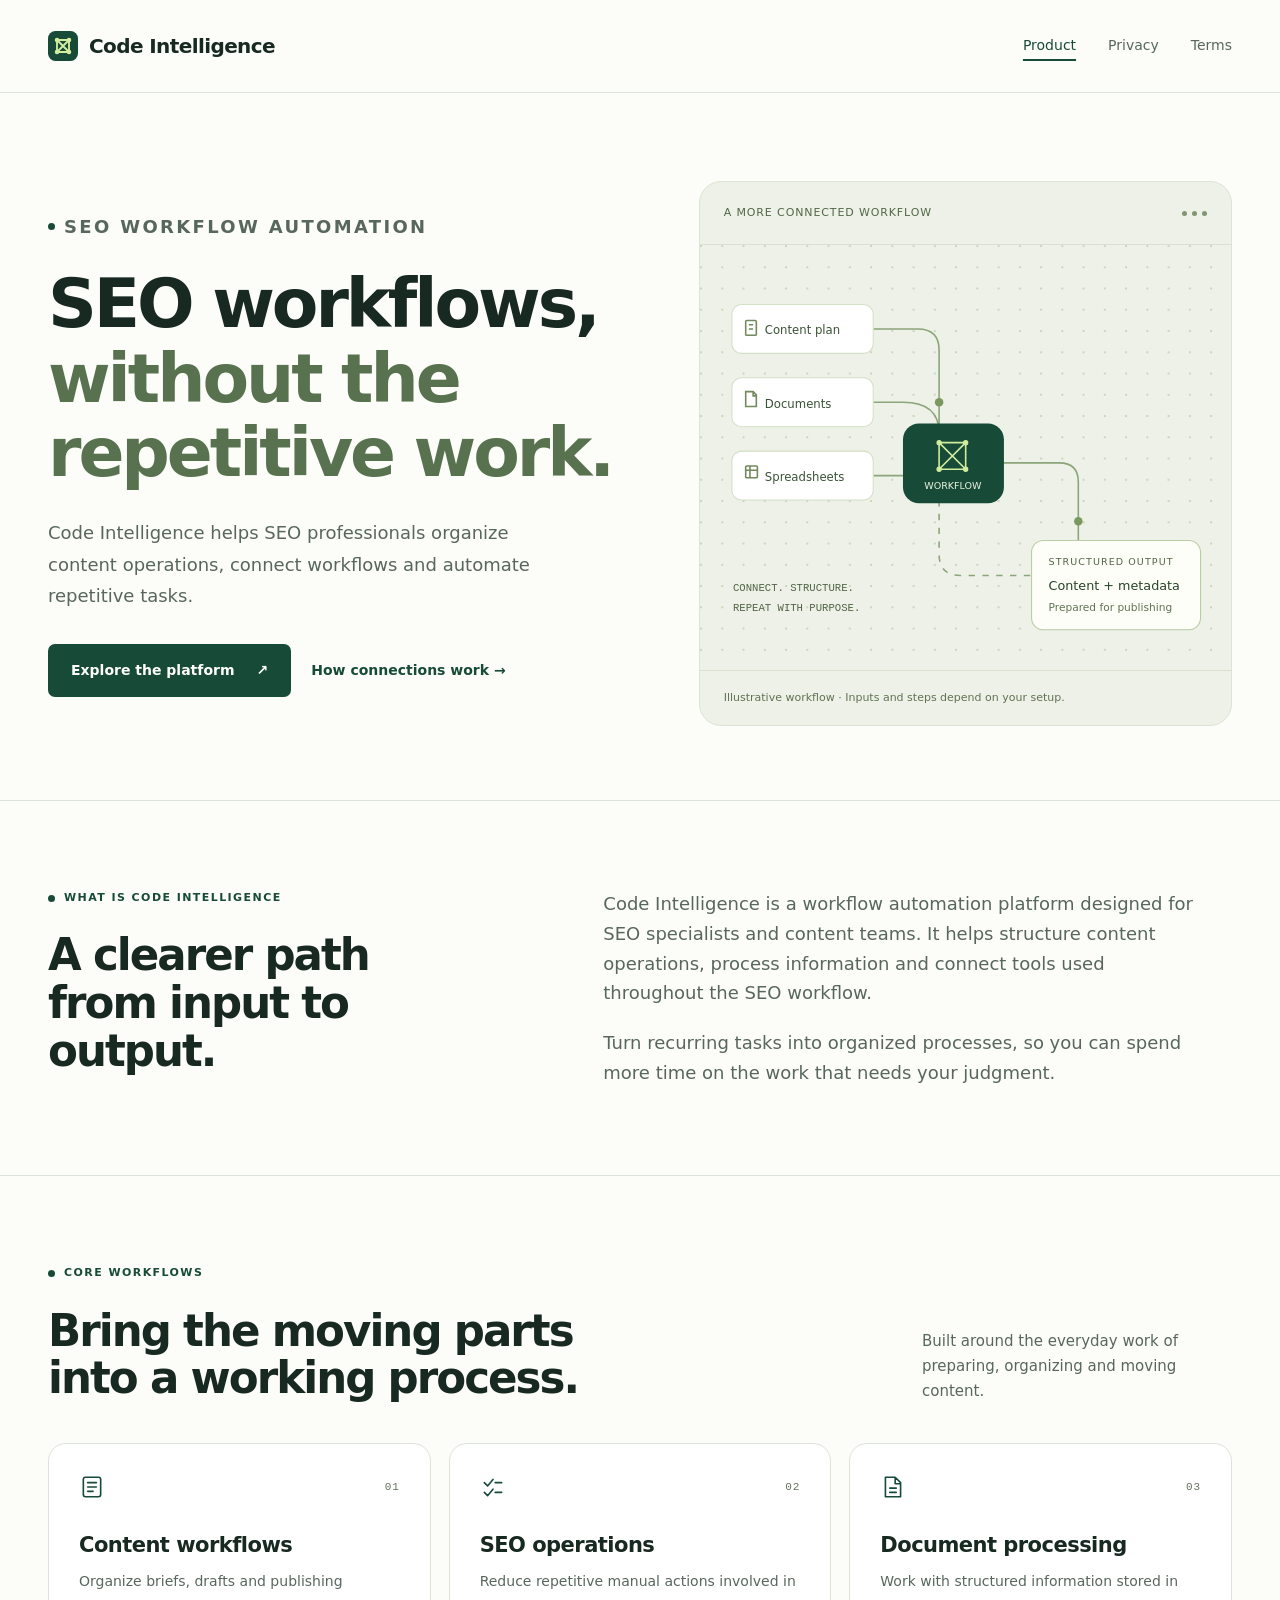
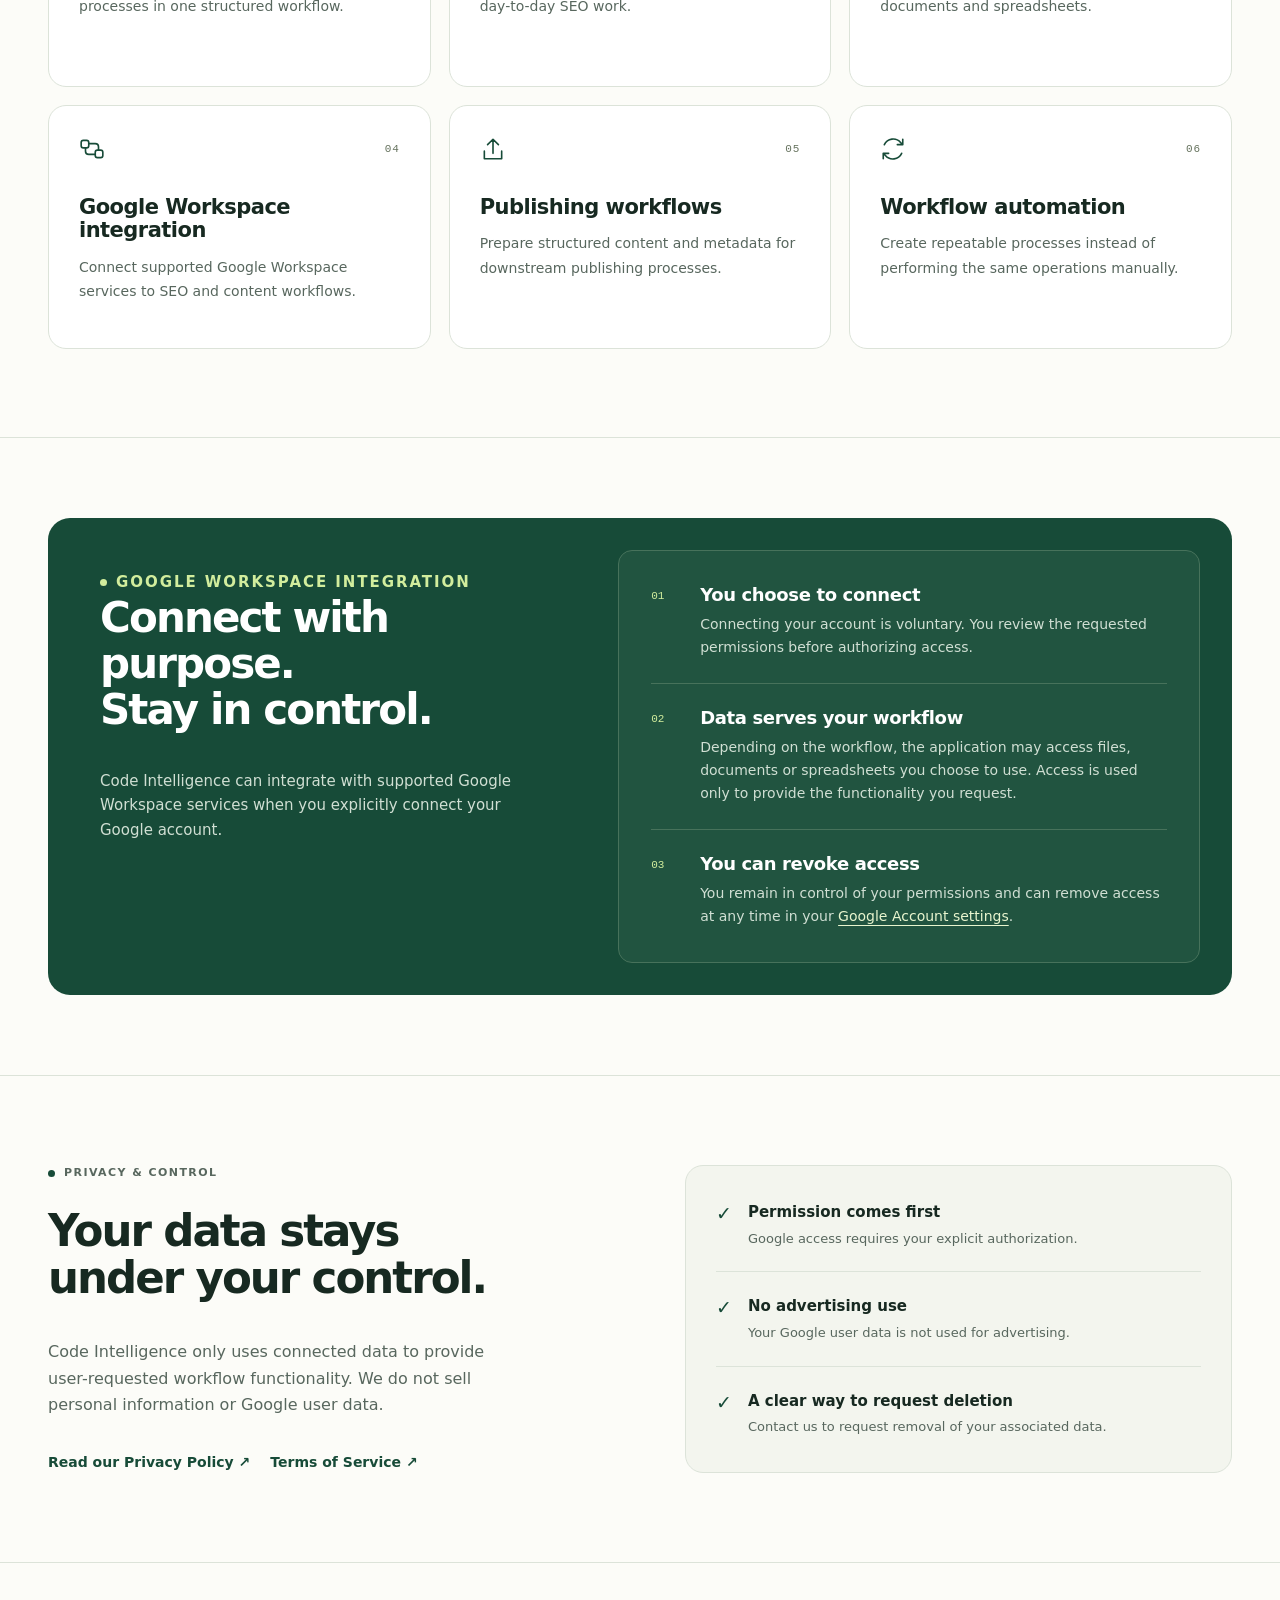
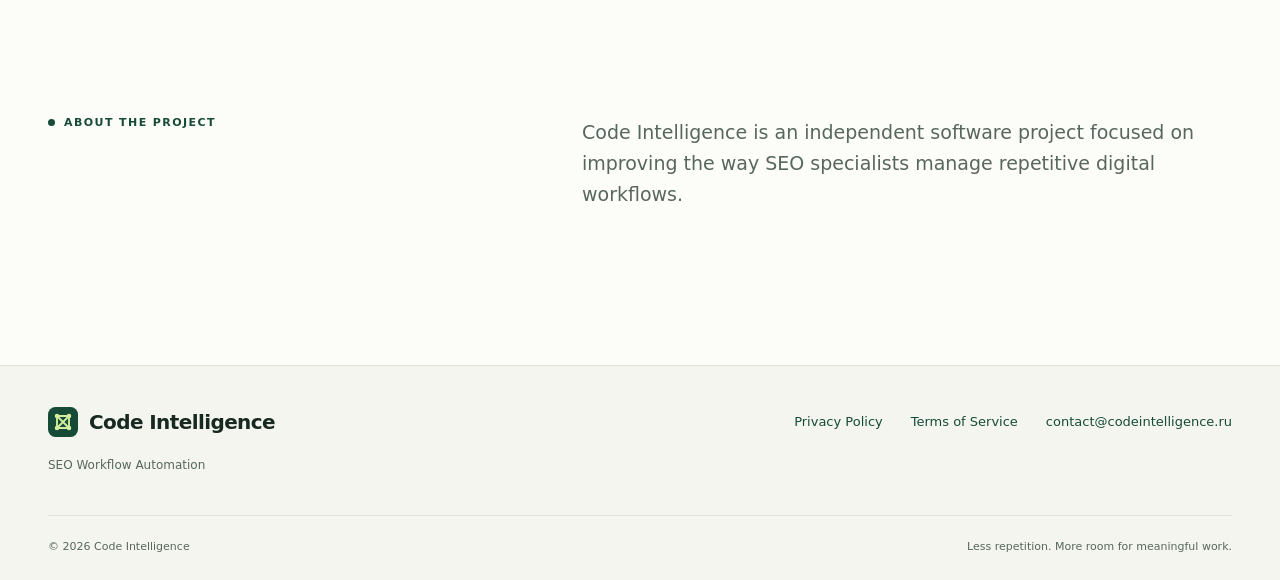
<file: index.html>
<!doctype html>
<html lang="en">
<head>
  <meta charset="utf-8">
  <meta name="viewport" content="width=device-width, initial-scale=1">
  <title>Code Intelligence — SEO Workflow Automation</title>
  <meta name="description" content="Code Intelligence helps SEO professionals automate repetitive content operations, organize workflows and connect the tools used in everyday SEO work.">
  <link rel="canonical" href="https://codeintelligence.ru/">
  <meta name="robots" content="index, follow">
  <meta name="theme-color" content="#174b38">
  <meta property="og:type" content="website">
  <meta property="og:locale" content="en_US">
  <meta property="og:site_name" content="Code Intelligence">
  <meta property="og:title" content="Code Intelligence — SEO Workflow Automation">
  <meta property="og:description" content="Code Intelligence helps SEO professionals automate repetitive content operations, organize workflows and connect the tools used in everyday SEO work.">
  <meta property="og:url" content="https://codeintelligence.ru/">
  <meta property="og:image" content="https://codeintelligence.ru/assets/img/social-preview.png">
  <meta property="og:image:width" content="1200">
  <meta property="og:image:height" content="630">
  <meta property="og:image:alt" content="Code Intelligence — SEO Workflow Automation">
  <meta name="twitter:card" content="summary_large_image">
  <link rel="icon" href="/favicon.svg" type="image/svg+xml">
  <link rel="stylesheet" href="/assets/css/styles.css">
  <script src="/assets/js/main.js" defer></script>
</head>
<body>
<a class="skip-link" href="#main">Skip to content</a>
<header class="site-header"><div class="wrap header-inner">
  <a class="brand" href="/"><svg class="brand-mark" viewBox="0 0 40 40" aria-hidden="true"><rect width="40" height="40" rx="10" fill="#174b38"/><g fill="none" stroke="#d2ed9d" stroke-width="2.5"><path d="M12 12h16v16H12zM12 12l16 16M28 12L12 28"/></g><g fill="#d2ed9d"><circle cx="12" cy="12" r="3"/><circle cx="28" cy="12" r="3"/><circle cx="12" cy="28" r="3"/><circle cx="28" cy="28" r="3"/></g></svg><span>Code Intelligence</span></a>
  <nav class="nav" aria-label="Main navigation"><a href="/" aria-current="page">Product</a><a href="/privacy/" >Privacy</a><a href="/terms/" >Terms</a></nav>
</div></header>
<main id="main">
  <section class="wrap hero" aria-labelledby="hero-title"><div class="hero-copy"><p class="eyebrow">SEO Workflow Automation</p><h1 id="hero-title">SEO workflows,<br><span>without the repetitive work.</span></h1><p>Code Intelligence helps SEO professionals organize content operations, connect workflows and automate repetitive tasks.</p><div class="actions"><a class="button" href="#platform">Explore the platform <span aria-hidden="true">↗</span></a><a class="text-link" href="#workspace">How connections work <span aria-hidden="true">→</span></a></div></div><figure class="workflow-figure" aria-labelledby="workflow-caption">
  <div class="figure-top"><span>A more connected workflow</span><span aria-hidden="true"><i></i><i></i><i></i></span></div>
  <svg class="workflow-art" viewBox="0 0 500 400" role="img" aria-labelledby="diagram-title diagram-desc" xmlns="http://www.w3.org/2000/svg">
    <title id="diagram-title">From content inputs to structured output</title><desc id="diagram-desc">Content plans, documents and spreadsheets connect to a Code Intelligence workflow, which prepares content and metadata for publishing.</desc>
    <defs><pattern id="dots" width="20" height="20" patternUnits="userSpaceOnUse"><circle cx="1" cy="1" r="1" fill="#c4d2b6"/></pattern></defs>
    <rect width="500" height="400" fill="url(#dots)"/>
    <g fill="none" stroke="#8da57a" stroke-width="1.5"><path d="M163 79h42q20 0 20 20v78M163 148h28q34 0 34 29M163 217h42q20 0 20-20M285 205h53q18 0 18 18v55"/><path class="diagram-flow" d="M225 240v51q0 20 20 20h67"/></g>
    <g fill="#fff" stroke="#d4dfc8"><rect x="30" y="56" width="133" height="46" rx="9"/><rect x="30" y="125" width="133" height="46" rx="9"/><rect x="30" y="194" width="133" height="46" rx="9"/></g>
    <g font-family="system-ui, sans-serif" fill="#395335" font-size="11"><text x="61" y="84">Content plan</text><text x="61" y="153">Documents</text><text x="61" y="222">Spreadsheets</text></g>
    <g fill="none" stroke="#718a5d" stroke-width="1.5"><rect x="43" y="71" width="10" height="14" rx="1"/><path d="M46 75h4m-4 4h4"/><path d="M43 138h7l3 3v11H43zM50 138v4h3"/><rect x="43" y="208" width="11" height="11" rx="1"/><path d="M43 212h11m-7-4v11"/></g>
    <rect x="191" y="168" width="95" height="75" rx="15" fill="#174b38"/>
    <g stroke="#d2ed9d" fill="#d2ed9d"><path d="M225 186h25v25h-25zM225 186l25 25M250 186l-25 25" fill="none" stroke-width="1.5"/><circle cx="225" cy="186" r="2"/><circle cx="250" cy="186" r="2"/><circle cx="225" cy="211" r="2"/><circle cx="250" cy="211" r="2"/></g>
    <text x="238" y="230" fill="#e8f3df" text-anchor="middle" font-family="system-ui, sans-serif" font-size="9">WORKFLOW</text>
    <rect x="312" y="278" width="159" height="84" rx="11" fill="#fcfef7" stroke="#b9cca6"/>
    <g font-family="system-ui, sans-serif"><text x="328" y="301" fill="#526447" font-size="9" letter-spacing="1">STRUCTURED OUTPUT</text><text x="328" y="325" fill="#28432a" font-size="12">Content + metadata</text><text x="328" y="344" fill="#607254" font-size="10">Prepared for publishing</text></g>
    <circle cx="225" cy="148" r="4" fill="#7b985f"/><circle cx="356" cy="260" r="4" fill="#7b985f"/>
    <text x="31" y="326" fill="#526447" font-family="ui-monospace, monospace" font-size="10">CONNECT. STRUCTURE.</text><text x="31" y="344" fill="#526447" font-family="ui-monospace, monospace" font-size="10">REPEAT WITH PURPOSE.</text>
  </svg>
  <figcaption id="workflow-caption">Illustrative workflow · Inputs and steps depend on your setup.</figcaption>
</figure></section>
  <section id="platform" class="section" aria-labelledby="platform-title"><div class="wrap intro"><div><p class="eyebrow">What is Code Intelligence</p><h2 id="platform-title">A clearer path from input to output.</h2></div><div class="intro-copy"><p>Code Intelligence is a workflow automation platform designed for SEO specialists and content teams. It helps structure content operations, process information and connect tools used throughout the SEO workflow.</p><p>Turn recurring tasks into organized processes, so you can spend more time on the work that needs your judgment.</p></div></div></section>
  <section class="section" aria-labelledby="workflows-title"><div class="wrap"><div class="section-heading"><div><p class="eyebrow">Core workflows</p><h2 id="workflows-title">Bring the moving parts<br>into a working process.</h2></div><p>Built around the everyday work of preparing, organizing and moving content.</p></div><div class="card-grid"><article class="workflow-card"><div class="card-top"><svg class="card-icon" viewBox="0 0 24 24" fill="none" stroke="currentColor" stroke-width="1.5" stroke-linecap="round" stroke-linejoin="round" aria-hidden="true"><rect x="4" y="3" width="16" height="18" rx="2"/><path d="M8 8h8M8 12h8M8 16h5"/></svg><span class="card-number">01</span></div><h3>Content workflows</h3><p>Organize briefs, drafts and publishing processes in one structured workflow.</p></article>
<article class="workflow-card"><div class="card-top"><svg class="card-icon" viewBox="0 0 24 24" fill="none" stroke="currentColor" stroke-width="1.5" stroke-linecap="round" stroke-linejoin="round" aria-hidden="true"><path d="m4 8 3 3 5-6M14 8h6M4 17l3 3 5-6M14 17h6"/></svg><span class="card-number">02</span></div><h3>SEO operations</h3><p>Reduce repetitive manual actions involved in day-to-day SEO work.</p></article>
<article class="workflow-card"><div class="card-top"><svg class="card-icon" viewBox="0 0 24 24" fill="none" stroke="currentColor" stroke-width="1.5" stroke-linecap="round" stroke-linejoin="round" aria-hidden="true"><path d="M5 3h9l5 5v13H5zM14 3v6h5M9 13h6M9 17h6"/></svg><span class="card-number">03</span></div><h3>Document processing</h3><p>Work with structured information stored in documents and spreadsheets.</p></article>
<article class="workflow-card"><div class="card-top"><svg class="card-icon" viewBox="0 0 24 24" fill="none" stroke="currentColor" stroke-width="1.5" stroke-linecap="round" stroke-linejoin="round" aria-hidden="true"><rect x="2" y="4" width="7" height="7" rx="2"/><rect x="15" y="13" width="7" height="7" rx="2"/><path d="M9 7h6q3 0 3 3v3M6 11v3q0 3 3 3h6"/></svg><span class="card-number">04</span></div><h3>Google Workspace integration</h3><p>Connect supported Google Workspace services to SEO and content workflows.</p></article>
<article class="workflow-card"><div class="card-top"><svg class="card-icon" viewBox="0 0 24 24" fill="none" stroke="currentColor" stroke-width="1.5" stroke-linecap="round" stroke-linejoin="round" aria-hidden="true"><path d="M12 16V3m-5 5 5-5 5 5M4 14v7h16v-7"/></svg><span class="card-number">05</span></div><h3>Publishing workflows</h3><p>Prepare structured content and metadata for downstream publishing processes.</p></article>
<article class="workflow-card"><div class="card-top"><svg class="card-icon" viewBox="0 0 24 24" fill="none" stroke="currentColor" stroke-width="1.5" stroke-linecap="round" stroke-linejoin="round" aria-hidden="true"><path d="M4 8a9 9 0 0 1 15-2l2 2M21 3v5h-5M20 16A9 9 0 0 1 5 18l-2-2M3 21v-5h5"/></svg><span class="card-number">06</span></div><h3>Workflow automation</h3><p>Create repeatable processes instead of performing the same operations manually.</p></article></div></div></section>
  <section id="workspace" class="workspace-section section" aria-labelledby="workspace-title"><div class="wrap workspace-panel"><div class="workspace-intro"><p class="eyebrow">Google Workspace integration</p><h2 id="workspace-title">Connect with purpose.<br>Stay in control.</h2><p>Code Intelligence can integrate with supported Google Workspace services when you explicitly connect your Google account.</p></div><ol class="workspace-steps"><li><div><h3>You choose to connect</h3><p>Connecting your account is voluntary. You review the requested permissions before authorizing access.</p></div></li><li><div><h3>Data serves your workflow</h3><p>Depending on the workflow, the application may access files, documents or spreadsheets you choose to use. Access is used only to provide the functionality you request.</p></div></li><li><div><h3>You can revoke access</h3><p>You remain in control of your permissions and can remove access at any time in your <a href="https://myaccount.google.com/connections">Google Account settings</a>.</p></div></li></ol></div></section>
  <section class="section" aria-labelledby="control-title"><div class="wrap control"><div><p class="eyebrow">Privacy &amp; control</p><h2 id="control-title">Your data stays under your control.</h2><p>Code Intelligence only uses connected data to provide user-requested workflow functionality. We do not sell personal information or Google user data.</p><div class="actions"><a class="text-link" href="/privacy/">Read our Privacy Policy <span aria-hidden="true">↗</span></a><a class="text-link" href="/terms/">Terms of Service <span aria-hidden="true">↗</span></a></div></div><div class="control-notes"><div class="control-note"><span class="check" aria-hidden="true">✓</span><div><strong>Permission comes first</strong><p>Google access requires your explicit authorization.</p></div></div><div class="control-note"><span class="check" aria-hidden="true">✓</span><div><strong>No advertising use</strong><p>Your Google user data is not used for advertising.</p></div></div><div class="control-note"><span class="check" aria-hidden="true">✓</span><div><strong>A clear way to request deletion</strong><p>Contact us to request removal of your associated data.</p></div></div></div></div></section>
  <section class="section" aria-labelledby="about-title"><div class="wrap about"><h2 id="about-title" class="eyebrow">About the project</h2><p>Code Intelligence is an independent software project focused on improving the way SEO specialists manage repetitive digital workflows.</p></div></section>
</main>
<footer class="site-footer"><div class="wrap">
  <div class="footer-main"><div class="footer-brand"><a class="brand" href="/"><svg class="brand-mark" viewBox="0 0 40 40" aria-hidden="true"><rect width="40" height="40" rx="10" fill="#174b38"/><g fill="none" stroke="#d2ed9d" stroke-width="2.5"><path d="M12 12h16v16H12zM12 12l16 16M28 12L12 28"/></g><g fill="#d2ed9d"><circle cx="12" cy="12" r="3"/><circle cx="28" cy="12" r="3"/><circle cx="12" cy="28" r="3"/><circle cx="28" cy="28" r="3"/></g></svg><span>Code Intelligence</span></a><p>SEO Workflow Automation</p></div>
    <nav class="footer-links" aria-label="Footer navigation"><a href="/privacy/">Privacy Policy</a><a href="/terms/">Terms of Service</a><a href="mailto:contact@codeintelligence.ru" data-contact-email>contact@codeintelligence.ru</a></nav>
  </div>
  <div class="footer-bottom"><p>© 2026 Code Intelligence</p><p>Less repetition. More room for meaningful work.</p></div>
</div></footer>
</body>
</html>
</file>
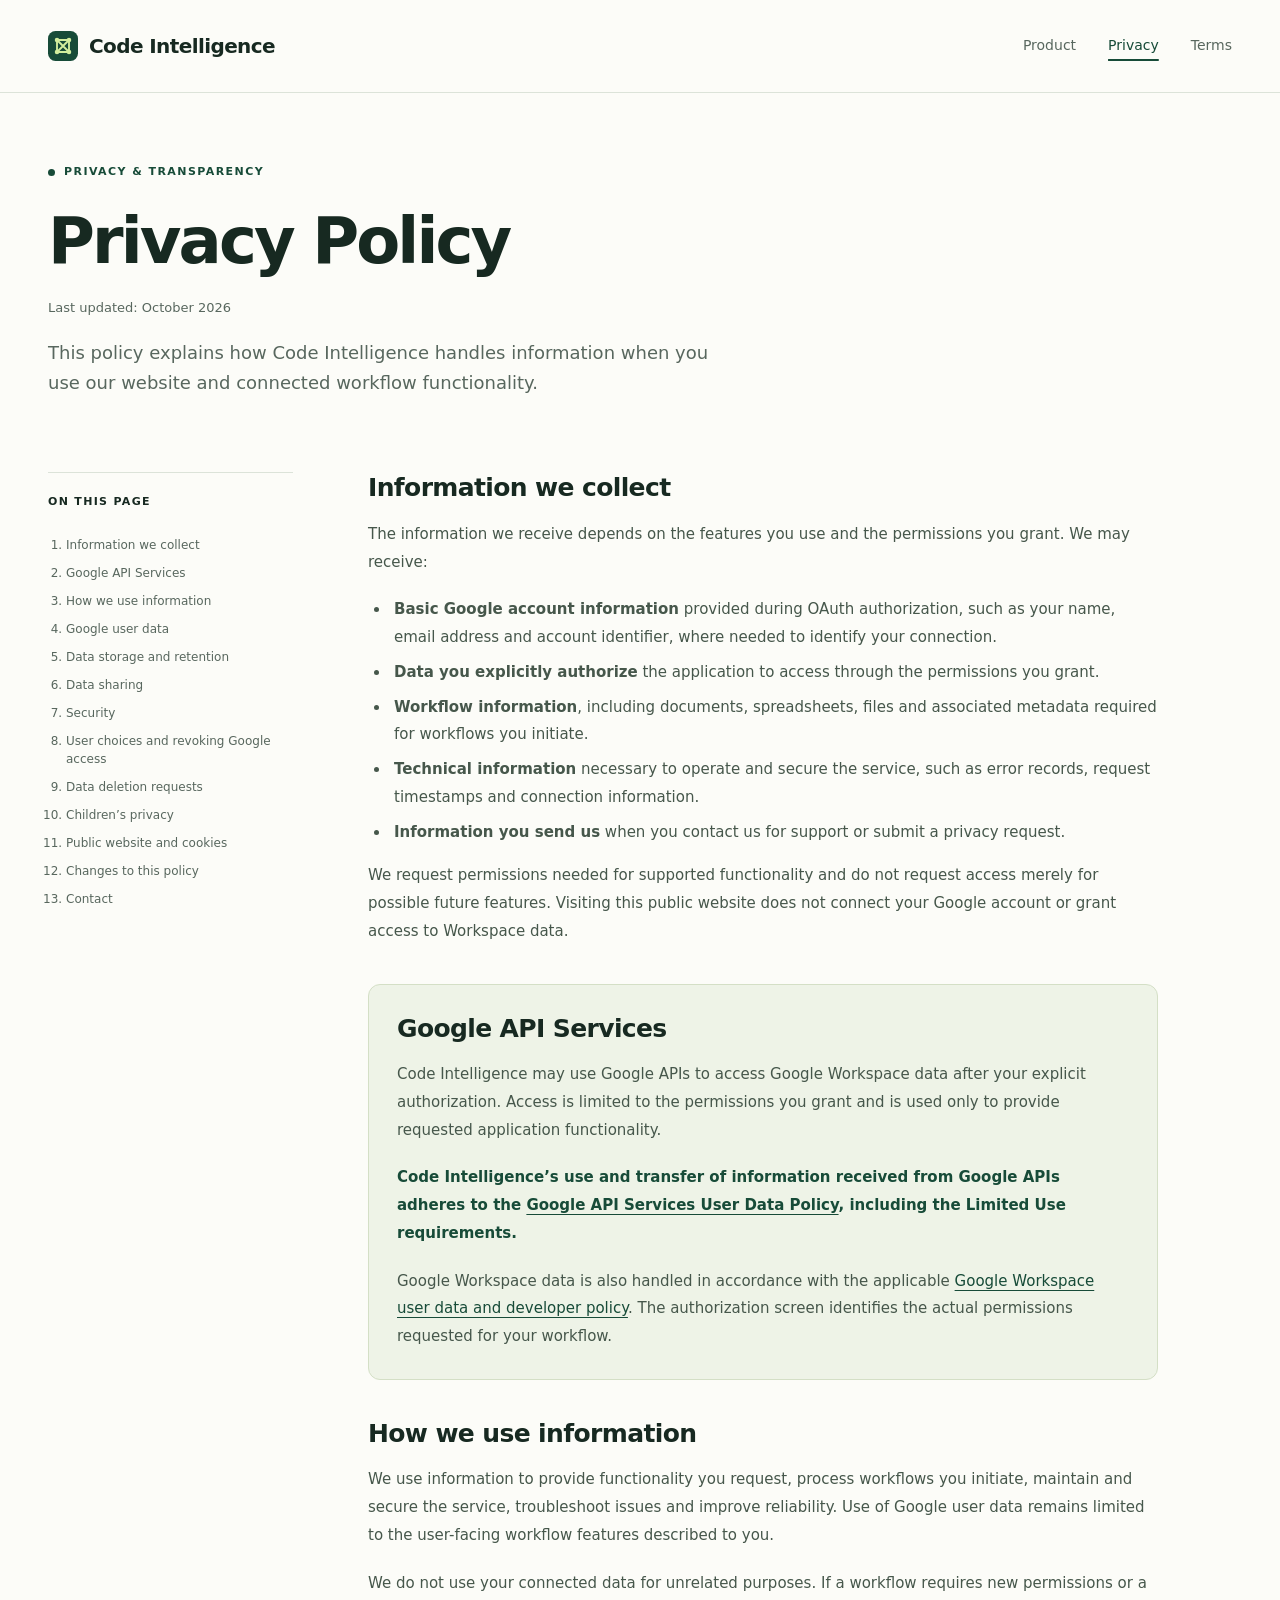
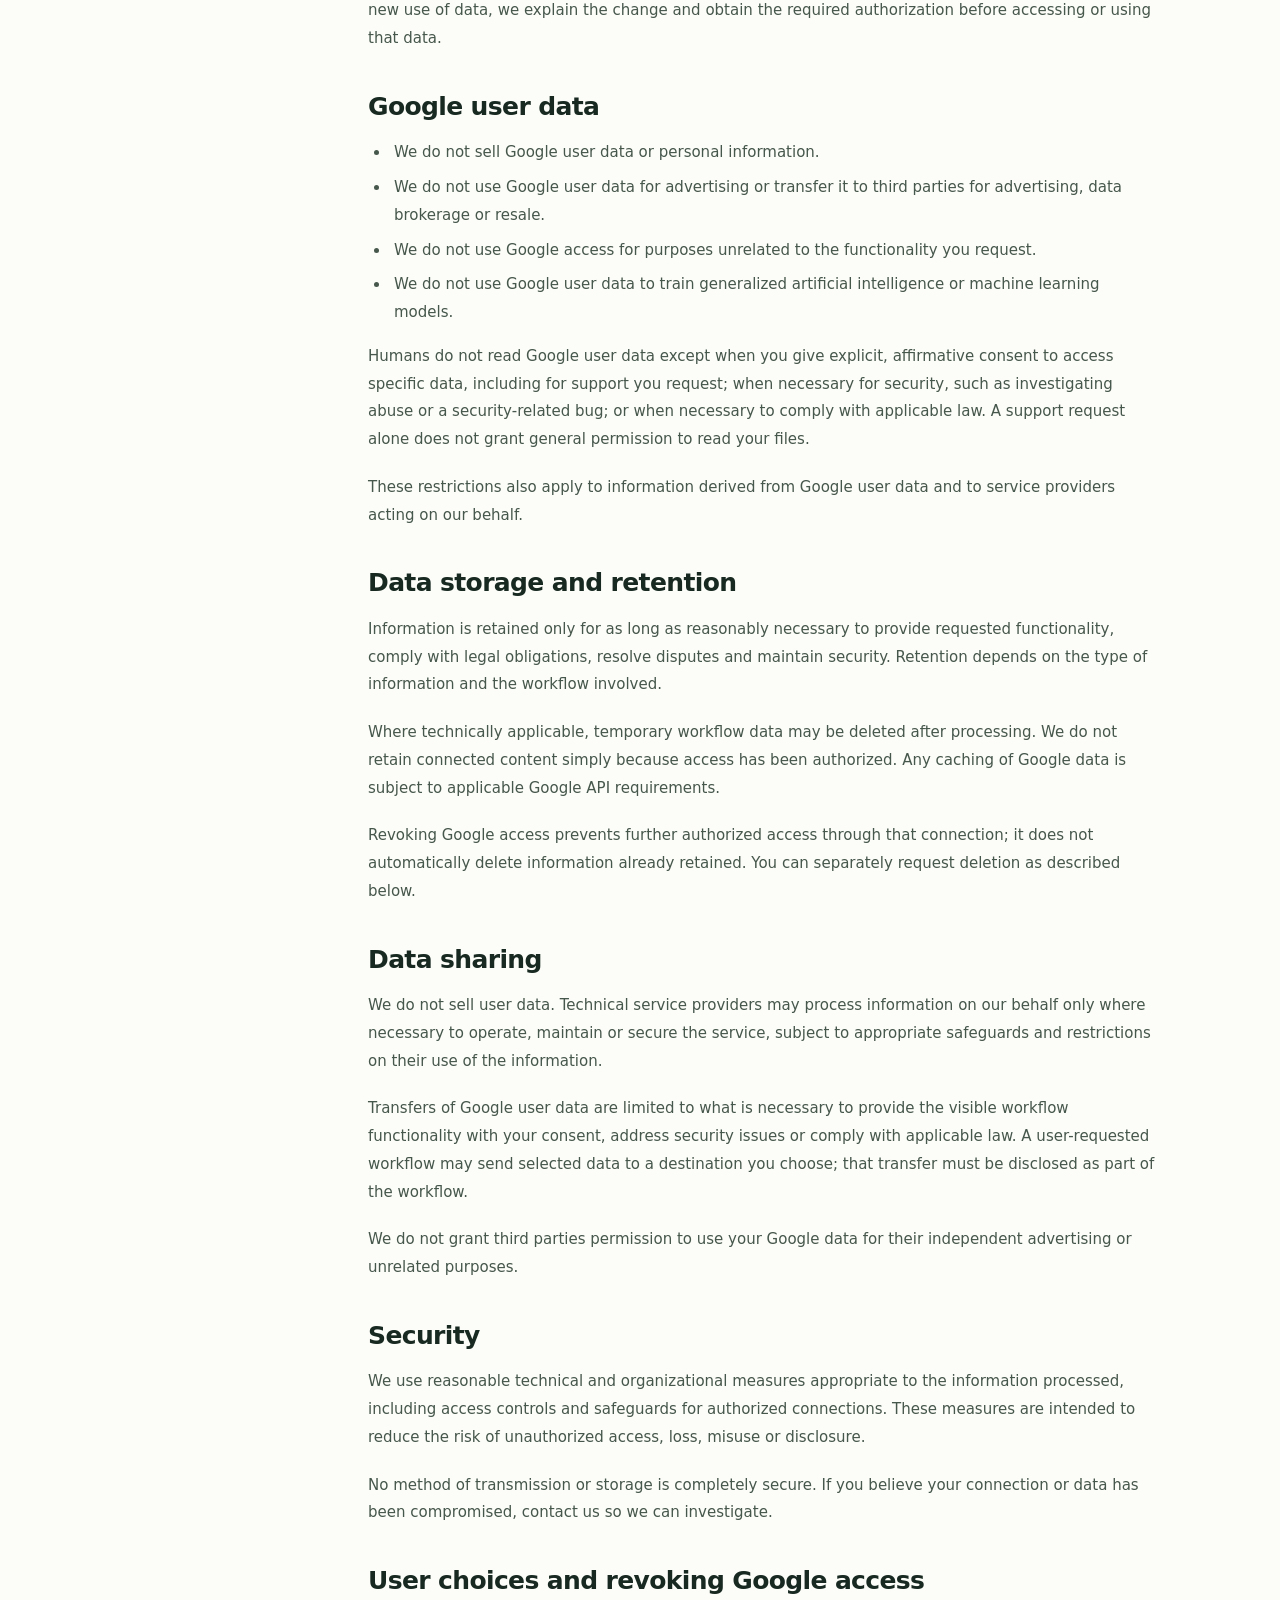
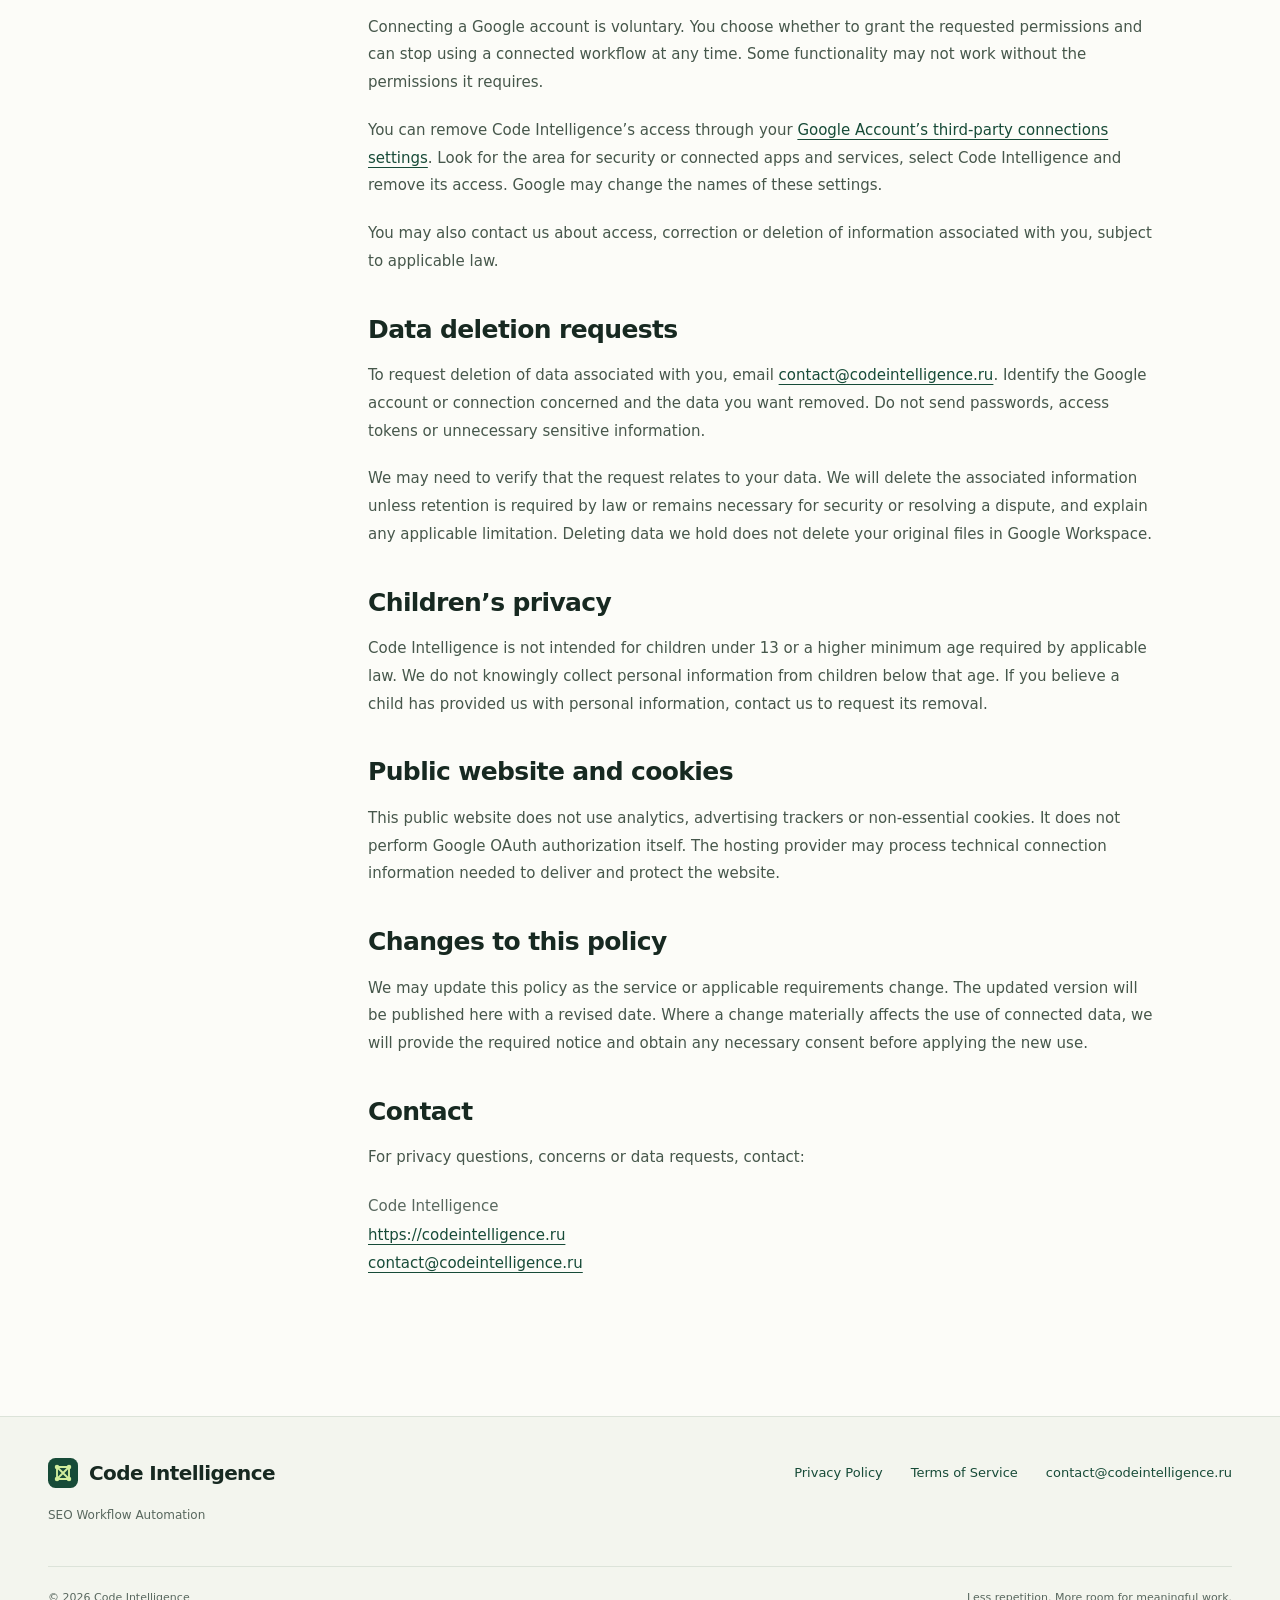
<file: privacy/index.html>
<!doctype html>
<html lang="en">
<head>
  <meta charset="utf-8">
  <meta name="viewport" content="width=device-width, initial-scale=1">
  <title>Privacy Policy | Code Intelligence</title>
  <meta name="description" content="How Code Intelligence accesses, uses and protects information, including Google Workspace data, and how to revoke access or request deletion.">
  <link rel="canonical" href="https://codeintelligence.ru/privacy/">
  <meta name="robots" content="index, follow">
  <meta name="theme-color" content="#174b38">
  <meta property="og:type" content="website">
  <meta property="og:locale" content="en_US">
  <meta property="og:site_name" content="Code Intelligence">
  <meta property="og:title" content="Privacy Policy | Code Intelligence">
  <meta property="og:description" content="How Code Intelligence accesses, uses and protects information, including Google Workspace data, and how to revoke access or request deletion.">
  <meta property="og:url" content="https://codeintelligence.ru/privacy/">
  <meta property="og:image" content="https://codeintelligence.ru/assets/img/social-preview.png">
  <meta property="og:image:width" content="1200">
  <meta property="og:image:height" content="630">
  <meta property="og:image:alt" content="Code Intelligence — SEO Workflow Automation">
  <meta name="twitter:card" content="summary_large_image">
  <link rel="icon" href="/favicon.svg" type="image/svg+xml">
  <link rel="stylesheet" href="/assets/css/styles.css">
  <script src="/assets/js/main.js" defer></script>
</head>
<body>
<a class="skip-link" href="#main">Skip to content</a>
<header class="site-header"><div class="wrap header-inner">
  <a class="brand" href="/"><svg class="brand-mark" viewBox="0 0 40 40" aria-hidden="true"><rect width="40" height="40" rx="10" fill="#174b38"/><g fill="none" stroke="#d2ed9d" stroke-width="2.5"><path d="M12 12h16v16H12zM12 12l16 16M28 12L12 28"/></g><g fill="#d2ed9d"><circle cx="12" cy="12" r="3"/><circle cx="28" cy="12" r="3"/><circle cx="12" cy="28" r="3"/><circle cx="28" cy="28" r="3"/></g></svg><span>Code Intelligence</span></a>
  <nav class="nav" aria-label="Main navigation"><a href="/" >Product</a><a href="/privacy/" aria-current="page">Privacy</a><a href="/terms/" >Terms</a></nav>
</div></header>
<main id="main" class="wrap"><div class="legal-hero"><p class="eyebrow">Privacy &amp; transparency</p><h1>Privacy Policy</h1><p class="updated">Last updated: October 2026</p><p class="legal-summary">This policy explains how Code Intelligence handles information when you use our website and connected workflow functionality.</p></div><div class="legal-layout"><nav class="toc" aria-label="On this page"><p class="toc-title">On this page</p><ol><li><a href="#information">Information we collect</a></li>
<li><a href="#google-api">Google API Services</a></li>
<li><a href="#use">How we use information</a></li>
<li><a href="#google-data">Google user data</a></li>
<li><a href="#retention">Data storage and retention</a></li>
<li><a href="#sharing">Data sharing</a></li>
<li><a href="#security">Security</a></li>
<li><a href="#choices">User choices and revoking Google access</a></li>
<li><a href="#deletion">Data deletion requests</a></li>
<li><a href="#children">Children’s privacy</a></li>
<li><a href="#website">Public website and cookies</a></li>
<li><a href="#changes">Changes to this policy</a></li>
<li><a href="#contact">Contact</a></li></ol></nav><div class="legal-body"><section id="information"><h2>Information we collect</h2><p>The information we receive depends on the features you use and the permissions you grant. We may receive:</p><ul><li><strong>Basic Google account information</strong> provided during OAuth authorization, such as your name, email address and account identifier, where needed to identify your connection.</li><li><strong>Data you explicitly authorize</strong> the application to access through the permissions you grant.</li><li><strong>Workflow information</strong>, including documents, spreadsheets, files and associated metadata required for workflows you initiate.</li><li><strong>Technical information</strong> necessary to operate and secure the service, such as error records, request timestamps and connection information.</li><li><strong>Information you send us</strong> when you contact us for support or submit a privacy request.</li></ul><p>We request permissions needed for supported functionality and do not request access merely for possible future features. Visiting this public website does not connect your Google account or grant access to Workspace data.</p></section>
<section id="google-api" class="legal-callout"><h2>Google API Services</h2><p>Code Intelligence may use Google APIs to access Google Workspace data after your explicit authorization. Access is limited to the permissions you grant and is used only to provide requested application functionality.</p><p><strong>Code Intelligence’s use and transfer of information received from Google APIs adheres to the <a href="https://developers.google.com/terms/api-services-user-data-policy">Google API Services User Data Policy</a>, including the Limited Use requirements.</strong></p><p>Google Workspace data is also handled in accordance with the applicable <a href="https://developers.google.com/workspace/workspace-api-user-data-developer-policy">Google Workspace user data and developer policy</a>. The authorization screen identifies the actual permissions requested for your workflow.</p></section>
<section id="use"><h2>How we use information</h2><p>We use information to provide functionality you request, process workflows you initiate, maintain and secure the service, troubleshoot issues and improve reliability. Use of Google user data remains limited to the user-facing workflow features described to you.</p><p>We do not use your connected data for unrelated purposes. If a workflow requires new permissions or a new use of data, we explain the change and obtain the required authorization before accessing or using that data.</p></section>
<section id="google-data"><h2>Google user data</h2><ul><li>We do not sell Google user data or personal information.</li><li>We do not use Google user data for advertising or transfer it to third parties for advertising, data brokerage or resale.</li><li>We do not use Google access for purposes unrelated to the functionality you request.</li><li>We do not use Google user data to train generalized artificial intelligence or machine learning models.</li></ul><p>Humans do not read Google user data except when you give explicit, affirmative consent to access specific data, including for support you request; when necessary for security, such as investigating abuse or a security-related bug; or when necessary to comply with applicable law. A support request alone does not grant general permission to read your files.</p><p>These restrictions also apply to information derived from Google user data and to service providers acting on our behalf.</p></section>
<section id="retention"><h2>Data storage and retention</h2><p>Information is retained only for as long as reasonably necessary to provide requested functionality, comply with legal obligations, resolve disputes and maintain security. Retention depends on the type of information and the workflow involved.</p><p>Where technically applicable, temporary workflow data may be deleted after processing. We do not retain connected content simply because access has been authorized. Any caching of Google data is subject to applicable Google API requirements.</p><p>Revoking Google access prevents further authorized access through that connection; it does not automatically delete information already retained. You can separately request deletion as described below.</p></section>
<section id="sharing"><h2>Data sharing</h2><p>We do not sell user data. Technical service providers may process information on our behalf only where necessary to operate, maintain or secure the service, subject to appropriate safeguards and restrictions on their use of the information.</p><p>Transfers of Google user data are limited to what is necessary to provide the visible workflow functionality with your consent, address security issues or comply with applicable law. A user-requested workflow may send selected data to a destination you choose; that transfer must be disclosed as part of the workflow.</p><p>We do not grant third parties permission to use your Google data for their independent advertising or unrelated purposes.</p></section>
<section id="security"><h2>Security</h2><p>We use reasonable technical and organizational measures appropriate to the information processed, including access controls and safeguards for authorized connections. These measures are intended to reduce the risk of unauthorized access, loss, misuse or disclosure.</p><p>No method of transmission or storage is completely secure. If you believe your connection or data has been compromised, contact us so we can investigate.</p></section>
<section id="choices"><h2>User choices and revoking Google access</h2><p>Connecting a Google account is voluntary. You choose whether to grant the requested permissions and can stop using a connected workflow at any time. Some functionality may not work without the permissions it requires.</p><p>You can remove Code Intelligence’s access through your <a href="https://myaccount.google.com/connections">Google Account’s third-party connections settings</a>. Look for the area for security or connected apps and services, select Code Intelligence and remove its access. Google may change the names of these settings.</p><p>You may also contact us about access, correction or deletion of information associated with you, subject to applicable law.</p></section>
<section id="deletion"><h2>Data deletion requests</h2><p>To request deletion of data associated with you, email <a href="mailto:contact@codeintelligence.ru" data-contact-email>contact@codeintelligence.ru</a>. Identify the Google account or connection concerned and the data you want removed. Do not send passwords, access tokens or unnecessary sensitive information.</p><p>We may need to verify that the request relates to your data. We will delete the associated information unless retention is required by law or remains necessary for security or resolving a dispute, and explain any applicable limitation. Deleting data we hold does not delete your original files in Google Workspace.</p></section>
<section id="children"><h2>Children’s privacy</h2><p>Code Intelligence is not intended for children under 13 or a higher minimum age required by applicable law. We do not knowingly collect personal information from children below that age. If you believe a child has provided us with personal information, contact us to request its removal.</p></section>
<section id="website"><h2>Public website and cookies</h2><p>This public website does not use analytics, advertising trackers or non-essential cookies. It does not perform Google OAuth authorization itself. The hosting provider may process technical connection information needed to deliver and protect the website.</p></section>
<section id="changes"><h2>Changes to this policy</h2><p>We may update this policy as the service or applicable requirements change. The updated version will be published here with a revised date. Where a change materially affects the use of connected data, we will provide the required notice and obtain any necessary consent before applying the new use.</p></section>
<section id="contact"><h2>Contact</h2><p>For privacy questions, concerns or data requests, contact:</p><address class="contact-block">Code Intelligence<br><a href="https://codeintelligence.ru/">https://codeintelligence.ru</a><br><a href="mailto:contact@codeintelligence.ru" data-contact-email>contact@codeintelligence.ru</a></address></section></div></div></main>
<footer class="site-footer"><div class="wrap">
  <div class="footer-main"><div class="footer-brand"><a class="brand" href="/"><svg class="brand-mark" viewBox="0 0 40 40" aria-hidden="true"><rect width="40" height="40" rx="10" fill="#174b38"/><g fill="none" stroke="#d2ed9d" stroke-width="2.5"><path d="M12 12h16v16H12zM12 12l16 16M28 12L12 28"/></g><g fill="#d2ed9d"><circle cx="12" cy="12" r="3"/><circle cx="28" cy="12" r="3"/><circle cx="12" cy="28" r="3"/><circle cx="28" cy="28" r="3"/></g></svg><span>Code Intelligence</span></a><p>SEO Workflow Automation</p></div>
    <nav class="footer-links" aria-label="Footer navigation"><a href="/privacy/">Privacy Policy</a><a href="/terms/">Terms of Service</a><a href="mailto:contact@codeintelligence.ru" data-contact-email>contact@codeintelligence.ru</a></nav>
  </div>
  <div class="footer-bottom"><p>© 2026 Code Intelligence</p><p>Less repetition. More room for meaningful work.</p></div>
</div></footer>
</body>
</html>
</file>
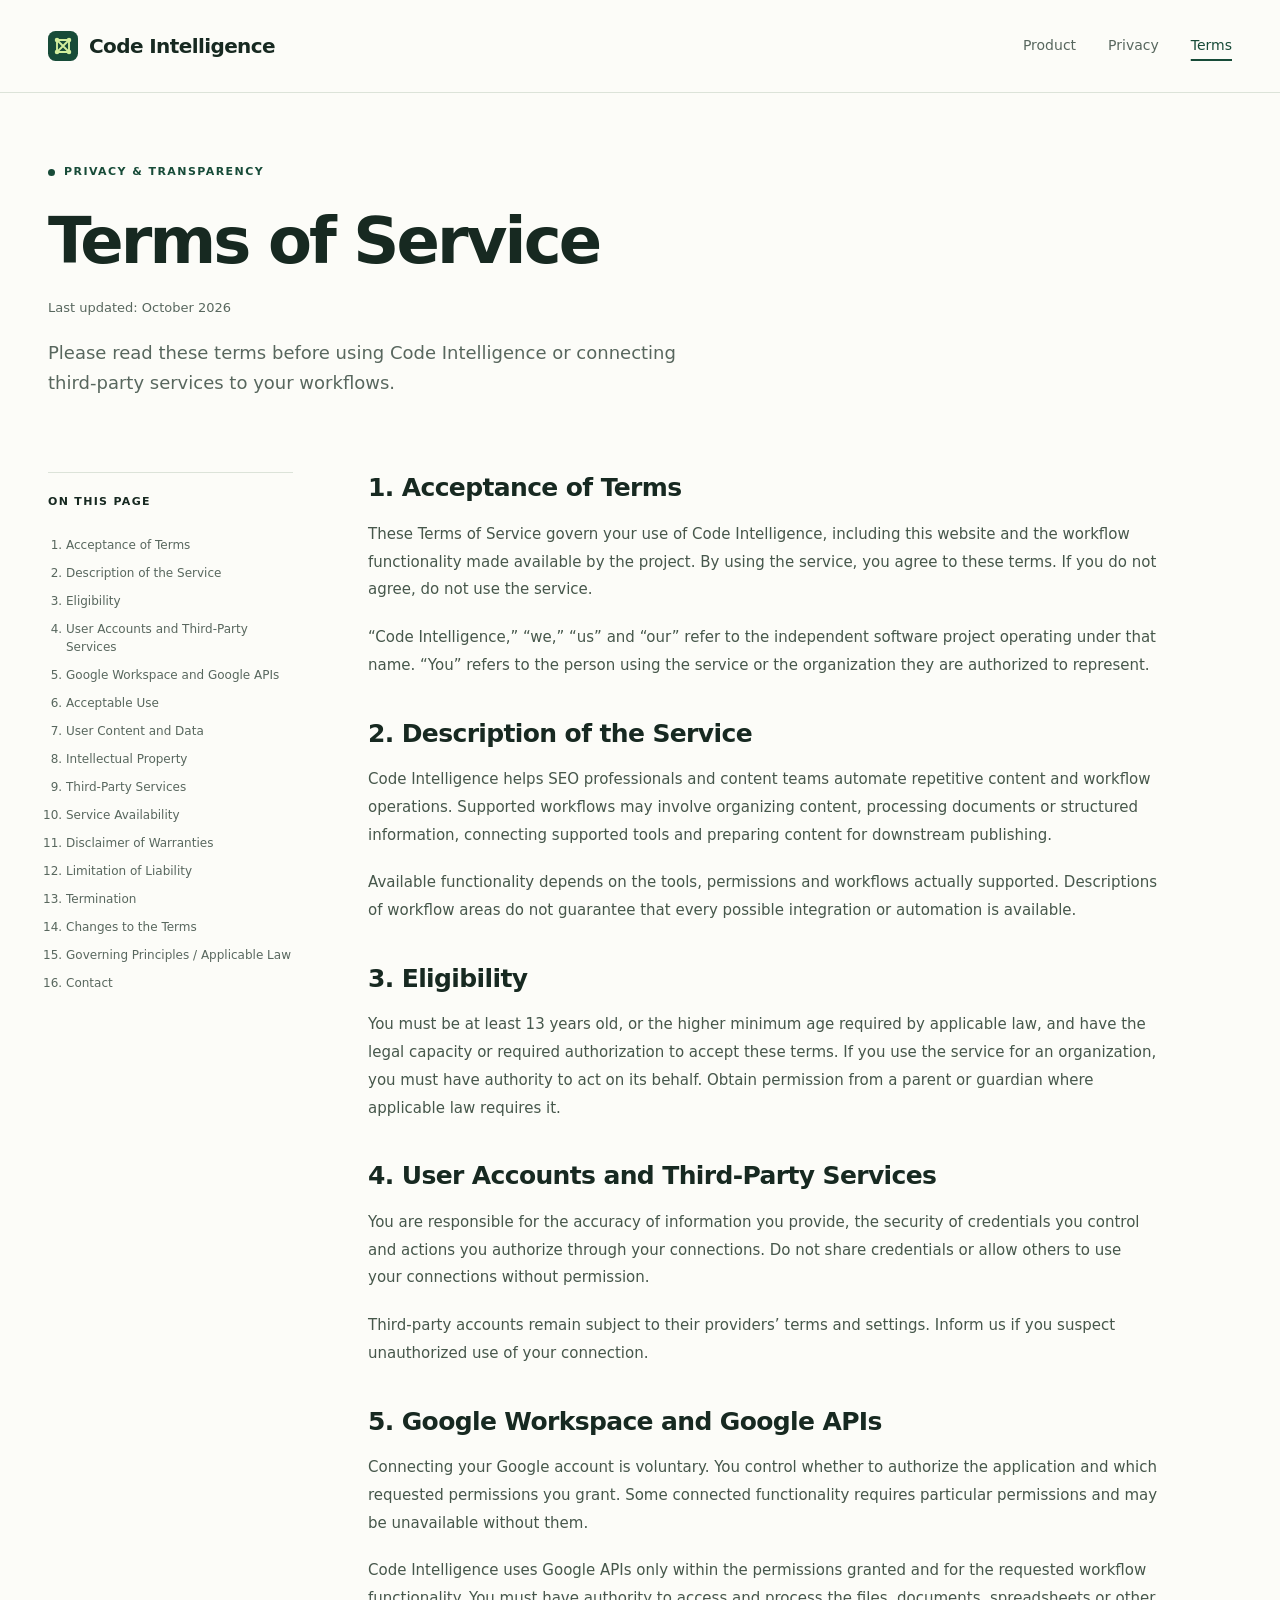
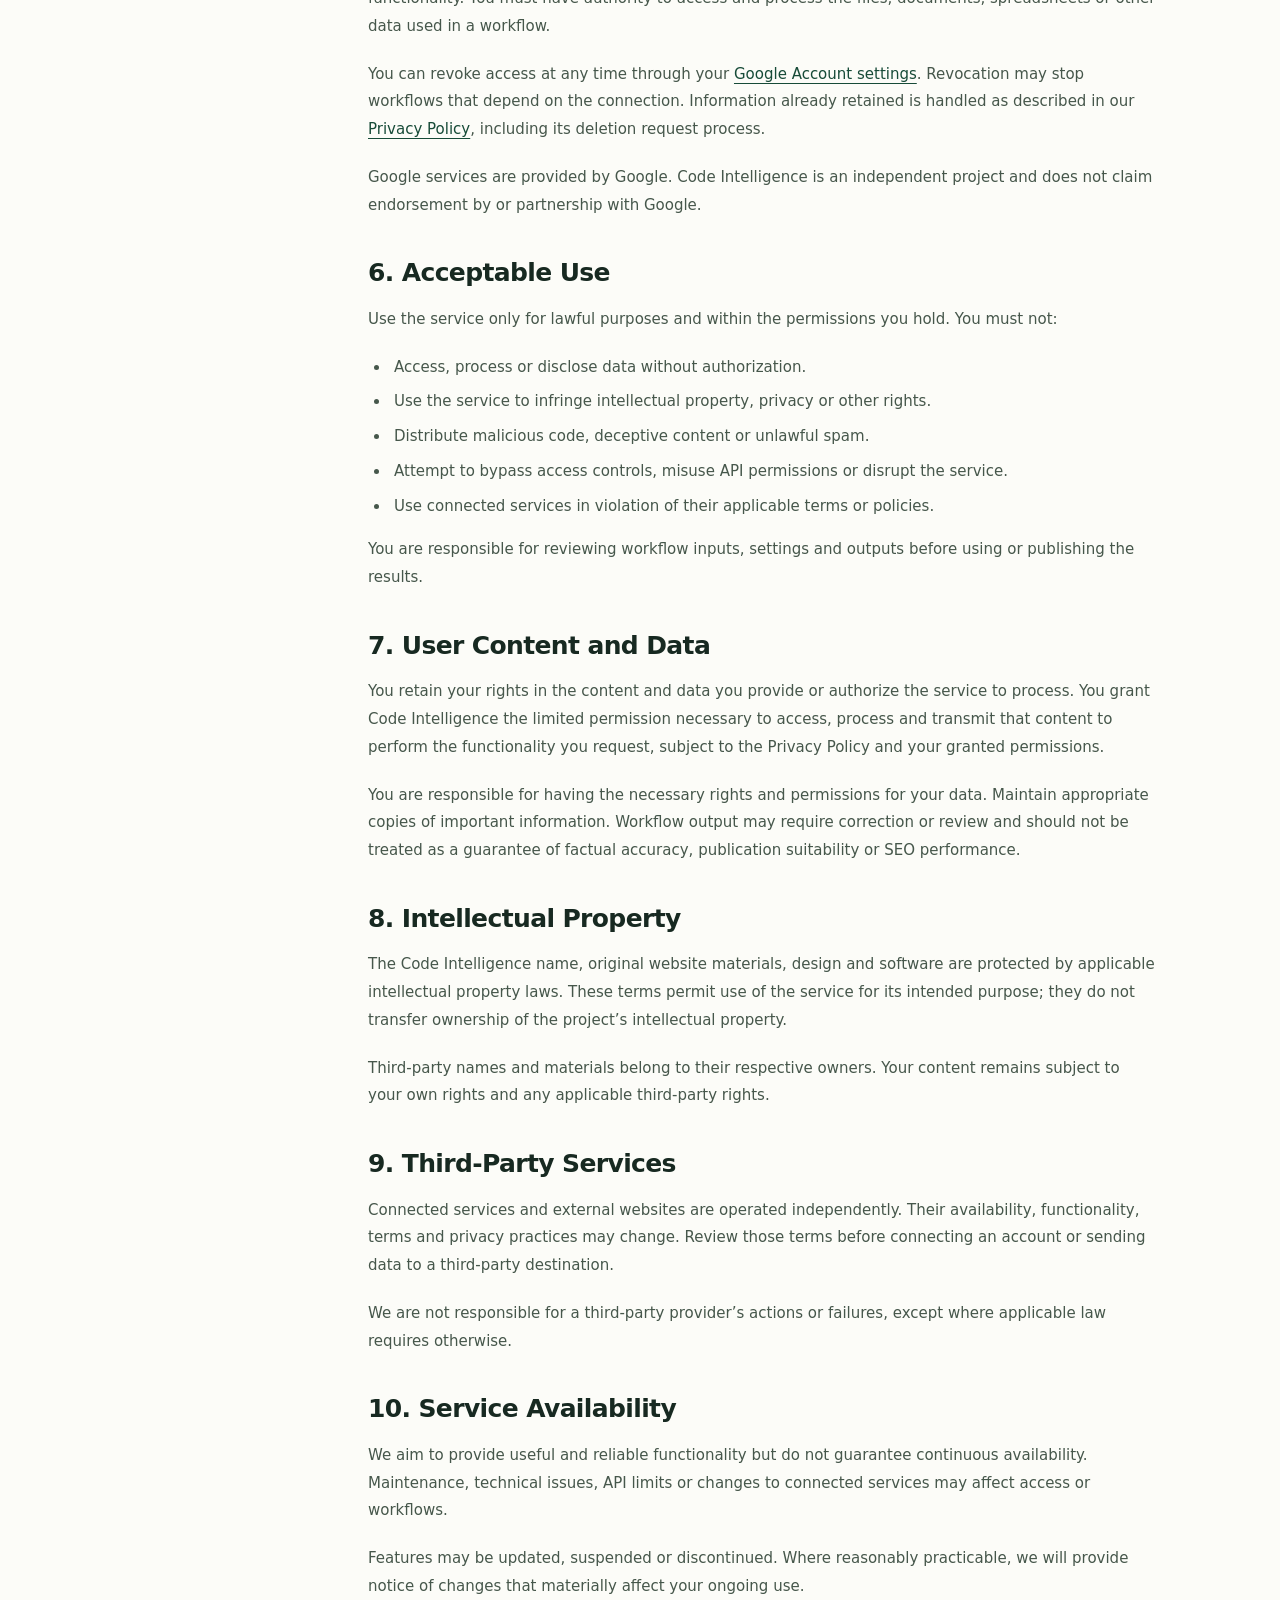
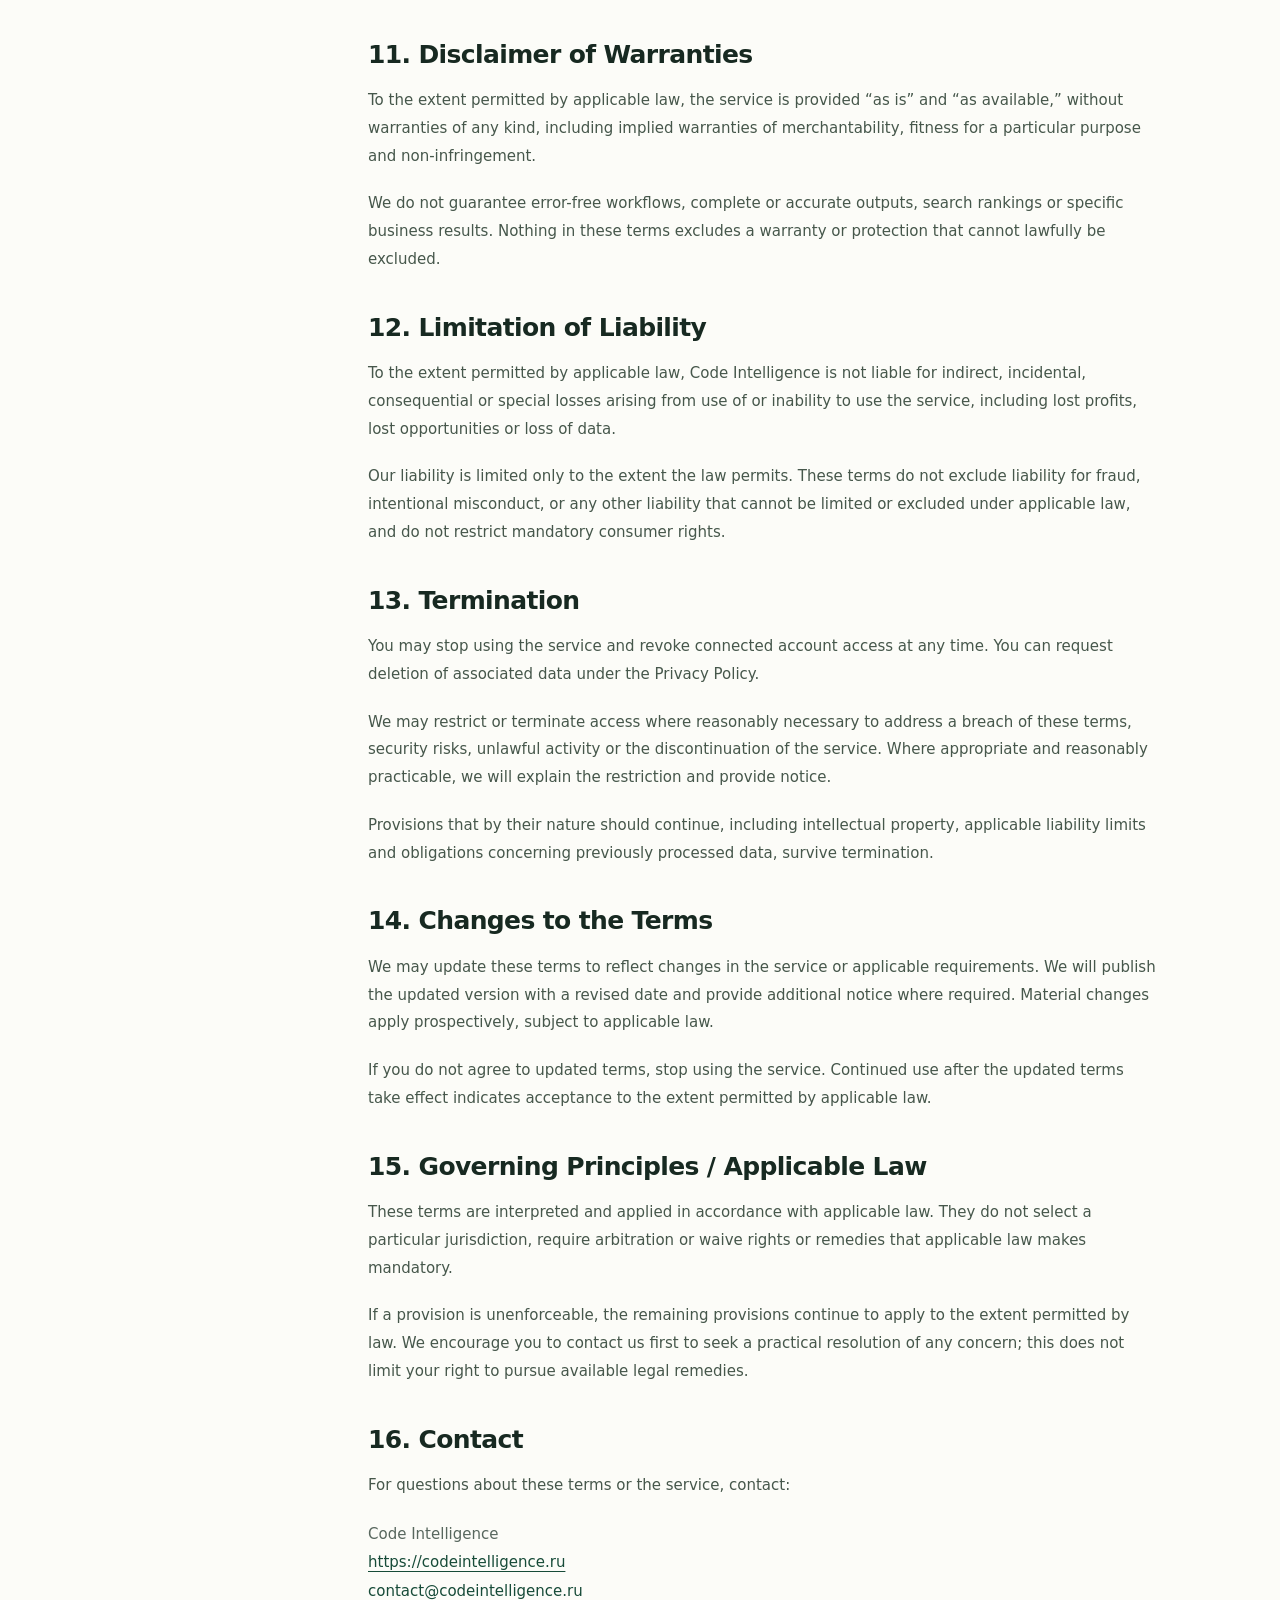
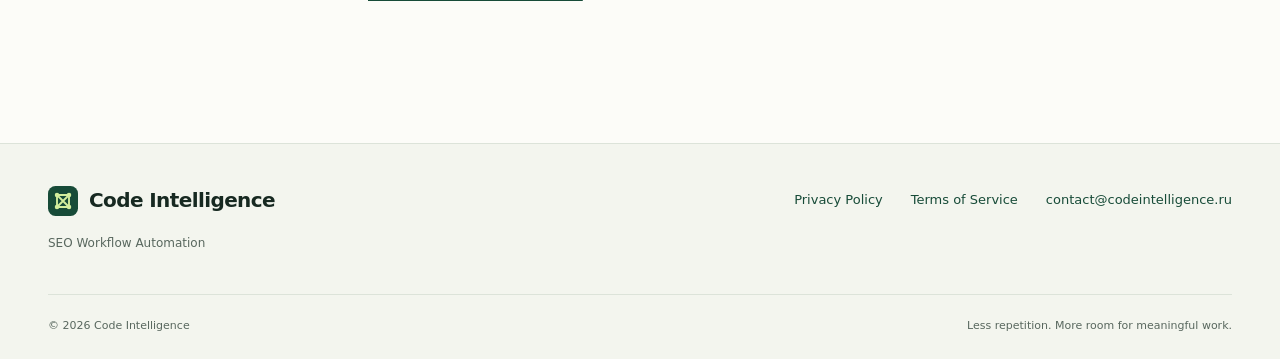
<file: terms/index.html>
<!doctype html>
<html lang="en">
<head>
  <meta charset="utf-8">
  <meta name="viewport" content="width=device-width, initial-scale=1">
  <title>Terms of Service | Code Intelligence</title>
  <meta name="description" content="Terms for using Code Intelligence, including connected Google services, user content, acceptable use and service availability.">
  <link rel="canonical" href="https://codeintelligence.ru/terms/">
  <meta name="robots" content="index, follow">
  <meta name="theme-color" content="#174b38">
  <meta property="og:type" content="website">
  <meta property="og:locale" content="en_US">
  <meta property="og:site_name" content="Code Intelligence">
  <meta property="og:title" content="Terms of Service | Code Intelligence">
  <meta property="og:description" content="Terms for using Code Intelligence, including connected Google services, user content, acceptable use and service availability.">
  <meta property="og:url" content="https://codeintelligence.ru/terms/">
  <meta property="og:image" content="https://codeintelligence.ru/assets/img/social-preview.png">
  <meta property="og:image:width" content="1200">
  <meta property="og:image:height" content="630">
  <meta property="og:image:alt" content="Code Intelligence — SEO Workflow Automation">
  <meta name="twitter:card" content="summary_large_image">
  <link rel="icon" href="/favicon.svg" type="image/svg+xml">
  <link rel="stylesheet" href="/assets/css/styles.css">
  <script src="/assets/js/main.js" defer></script>
</head>
<body>
<a class="skip-link" href="#main">Skip to content</a>
<header class="site-header"><div class="wrap header-inner">
  <a class="brand" href="/"><svg class="brand-mark" viewBox="0 0 40 40" aria-hidden="true"><rect width="40" height="40" rx="10" fill="#174b38"/><g fill="none" stroke="#d2ed9d" stroke-width="2.5"><path d="M12 12h16v16H12zM12 12l16 16M28 12L12 28"/></g><g fill="#d2ed9d"><circle cx="12" cy="12" r="3"/><circle cx="28" cy="12" r="3"/><circle cx="12" cy="28" r="3"/><circle cx="28" cy="28" r="3"/></g></svg><span>Code Intelligence</span></a>
  <nav class="nav" aria-label="Main navigation"><a href="/" >Product</a><a href="/privacy/" >Privacy</a><a href="/terms/" aria-current="page">Terms</a></nav>
</div></header>
<main id="main" class="wrap"><div class="legal-hero"><p class="eyebrow">Privacy &amp; transparency</p><h1>Terms of Service</h1><p class="updated">Last updated: October 2026</p><p class="legal-summary">Please read these terms before using Code Intelligence or connecting third-party services to your workflows.</p></div><div class="legal-layout"><nav class="toc" aria-label="On this page"><p class="toc-title">On this page</p><ol><li><a href="#acceptance">Acceptance of Terms</a></li>
<li><a href="#description">Description of the Service</a></li>
<li><a href="#eligibility">Eligibility</a></li>
<li><a href="#accounts">User Accounts and Third-Party Services</a></li>
<li><a href="#google">Google Workspace and Google APIs</a></li>
<li><a href="#acceptable">Acceptable Use</a></li>
<li><a href="#content">User Content and Data</a></li>
<li><a href="#ip">Intellectual Property</a></li>
<li><a href="#third-party">Third-Party Services</a></li>
<li><a href="#availability">Service Availability</a></li>
<li><a href="#warranties">Disclaimer of Warranties</a></li>
<li><a href="#liability">Limitation of Liability</a></li>
<li><a href="#termination">Termination</a></li>
<li><a href="#changes">Changes to the Terms</a></li>
<li><a href="#law">Governing Principles / Applicable Law</a></li>
<li><a href="#contact">Contact</a></li></ol></nav><div class="legal-body"><section id="acceptance"><h2>1. Acceptance of Terms</h2><p>These Terms of Service govern your use of Code Intelligence, including this website and the workflow functionality made available by the project. By using the service, you agree to these terms. If you do not agree, do not use the service.</p><p>“Code Intelligence,” “we,” “us” and “our” refer to the independent software project operating under that name. “You” refers to the person using the service or the organization they are authorized to represent.</p></section>
<section id="description"><h2>2. Description of the Service</h2><p>Code Intelligence helps SEO professionals and content teams automate repetitive content and workflow operations. Supported workflows may involve organizing content, processing documents or structured information, connecting supported tools and preparing content for downstream publishing.</p><p>Available functionality depends on the tools, permissions and workflows actually supported. Descriptions of workflow areas do not guarantee that every possible integration or automation is available.</p></section>
<section id="eligibility"><h2>3. Eligibility</h2><p>You must be at least 13 years old, or the higher minimum age required by applicable law, and have the legal capacity or required authorization to accept these terms. If you use the service for an organization, you must have authority to act on its behalf. Obtain permission from a parent or guardian where applicable law requires it.</p></section>
<section id="accounts"><h2>4. User Accounts and Third-Party Services</h2><p>You are responsible for the accuracy of information you provide, the security of credentials you control and actions you authorize through your connections. Do not share credentials or allow others to use your connections without permission.</p><p>Third-party accounts remain subject to their providers’ terms and settings. Inform us if you suspect unauthorized use of your connection.</p></section>
<section id="google"><h2>5. Google Workspace and Google APIs</h2><p>Connecting your Google account is voluntary. You control whether to authorize the application and which requested permissions you grant. Some connected functionality requires particular permissions and may be unavailable without them.</p><p>Code Intelligence uses Google APIs only within the permissions granted and for the requested workflow functionality. You must have authority to access and process the files, documents, spreadsheets or other data used in a workflow.</p><p>You can revoke access at any time through your <a href="https://myaccount.google.com/connections">Google Account settings</a>. Revocation may stop workflows that depend on the connection. Information already retained is handled as described in our <a href="/privacy/">Privacy Policy</a>, including its deletion request process.</p><p>Google services are provided by Google. Code Intelligence is an independent project and does not claim endorsement by or partnership with Google.</p></section>
<section id="acceptable"><h2>6. Acceptable Use</h2><p>Use the service only for lawful purposes and within the permissions you hold. You must not:</p><ul><li>Access, process or disclose data without authorization.</li><li>Use the service to infringe intellectual property, privacy or other rights.</li><li>Distribute malicious code, deceptive content or unlawful spam.</li><li>Attempt to bypass access controls, misuse API permissions or disrupt the service.</li><li>Use connected services in violation of their applicable terms or policies.</li></ul><p>You are responsible for reviewing workflow inputs, settings and outputs before using or publishing the results.</p></section>
<section id="content"><h2>7. User Content and Data</h2><p>You retain your rights in the content and data you provide or authorize the service to process. You grant Code Intelligence the limited permission necessary to access, process and transmit that content to perform the functionality you request, subject to the Privacy Policy and your granted permissions.</p><p>You are responsible for having the necessary rights and permissions for your data. Maintain appropriate copies of important information. Workflow output may require correction or review and should not be treated as a guarantee of factual accuracy, publication suitability or SEO performance.</p></section>
<section id="ip"><h2>8. Intellectual Property</h2><p>The Code Intelligence name, original website materials, design and software are protected by applicable intellectual property laws. These terms permit use of the service for its intended purpose; they do not transfer ownership of the project’s intellectual property.</p><p>Third-party names and materials belong to their respective owners. Your content remains subject to your own rights and any applicable third-party rights.</p></section>
<section id="third-party"><h2>9. Third-Party Services</h2><p>Connected services and external websites are operated independently. Their availability, functionality, terms and privacy practices may change. Review those terms before connecting an account or sending data to a third-party destination.</p><p>We are not responsible for a third-party provider’s actions or failures, except where applicable law requires otherwise.</p></section>
<section id="availability"><h2>10. Service Availability</h2><p>We aim to provide useful and reliable functionality but do not guarantee continuous availability. Maintenance, technical issues, API limits or changes to connected services may affect access or workflows.</p><p>Features may be updated, suspended or discontinued. Where reasonably practicable, we will provide notice of changes that materially affect your ongoing use.</p></section>
<section id="warranties"><h2>11. Disclaimer of Warranties</h2><p>To the extent permitted by applicable law, the service is provided “as is” and “as available,” without warranties of any kind, including implied warranties of merchantability, fitness for a particular purpose and non-infringement.</p><p>We do not guarantee error-free workflows, complete or accurate outputs, search rankings or specific business results. Nothing in these terms excludes a warranty or protection that cannot lawfully be excluded.</p></section>
<section id="liability"><h2>12. Limitation of Liability</h2><p>To the extent permitted by applicable law, Code Intelligence is not liable for indirect, incidental, consequential or special losses arising from use of or inability to use the service, including lost profits, lost opportunities or loss of data.</p><p>Our liability is limited only to the extent the law permits. These terms do not exclude liability for fraud, intentional misconduct, or any other liability that cannot be limited or excluded under applicable law, and do not restrict mandatory consumer rights.</p></section>
<section id="termination"><h2>13. Termination</h2><p>You may stop using the service and revoke connected account access at any time. You can request deletion of associated data under the Privacy Policy.</p><p>We may restrict or terminate access where reasonably necessary to address a breach of these terms, security risks, unlawful activity or the discontinuation of the service. Where appropriate and reasonably practicable, we will explain the restriction and provide notice.</p><p>Provisions that by their nature should continue, including intellectual property, applicable liability limits and obligations concerning previously processed data, survive termination.</p></section>
<section id="changes"><h2>14. Changes to the Terms</h2><p>We may update these terms to reflect changes in the service or applicable requirements. We will publish the updated version with a revised date and provide additional notice where required. Material changes apply prospectively, subject to applicable law.</p><p>If you do not agree to updated terms, stop using the service. Continued use after the updated terms take effect indicates acceptance to the extent permitted by applicable law.</p></section>
<section id="law"><h2>15. Governing Principles / Applicable Law</h2><p>These terms are interpreted and applied in accordance with applicable law. They do not select a particular jurisdiction, require arbitration or waive rights or remedies that applicable law makes mandatory.</p><p>If a provision is unenforceable, the remaining provisions continue to apply to the extent permitted by law. We encourage you to contact us first to seek a practical resolution of any concern; this does not limit your right to pursue available legal remedies.</p></section>
<section id="contact"><h2>16. Contact</h2><p>For questions about these terms or the service, contact:</p><address class="contact-block">Code Intelligence<br><a href="https://codeintelligence.ru/">https://codeintelligence.ru</a><br><a href="mailto:contact@codeintelligence.ru" data-contact-email>contact@codeintelligence.ru</a></address></section></div></div></main>
<footer class="site-footer"><div class="wrap">
  <div class="footer-main"><div class="footer-brand"><a class="brand" href="/"><svg class="brand-mark" viewBox="0 0 40 40" aria-hidden="true"><rect width="40" height="40" rx="10" fill="#174b38"/><g fill="none" stroke="#d2ed9d" stroke-width="2.5"><path d="M12 12h16v16H12zM12 12l16 16M28 12L12 28"/></g><g fill="#d2ed9d"><circle cx="12" cy="12" r="3"/><circle cx="28" cy="12" r="3"/><circle cx="12" cy="28" r="3"/><circle cx="28" cy="28" r="3"/></g></svg><span>Code Intelligence</span></a><p>SEO Workflow Automation</p></div>
    <nav class="footer-links" aria-label="Footer navigation"><a href="/privacy/">Privacy Policy</a><a href="/terms/">Terms of Service</a><a href="mailto:contact@codeintelligence.ru" data-contact-email>contact@codeintelligence.ru</a></nav>
  </div>
  <div class="footer-bottom"><p>© 2026 Code Intelligence</p><p>Less repetition. More room for meaningful work.</p></div>
</div></footer>
</body>
</html>
</file>
<file: assets/css/styles.css>
/* Code Intelligence — self-contained, system-font design. */
:root{--ink:#172921;--muted:#58675e;--green:#174b38;--lime:#d2ed9d;--paper:#fcfcf8;--line:#dce3d9;--soft:#f0f3eb;--radius:18px;--width:1184px}
*{box-sizing:border-box}html{scroll-behavior:smooth;scroll-padding-top:32px}body{margin:0;background:var(--paper);color:var(--ink);font-family:Inter,system-ui,-apple-system,BlinkMacSystemFont,"Segoe UI",sans-serif;font-size:16px;line-height:1.65;-webkit-font-smoothing:antialiased}a{color:var(--green);text-underline-offset:4px}a:hover{text-decoration-thickness:2px}button,a{-webkit-tap-highlight-color:transparent}a:focus-visible,button:focus-visible{outline:3px solid #457925;outline-offset:5px;border-radius:4px}img,svg{max-width:100%}h1,h2,h3,p{margin-top:0}h1,h2,h3{line-height:1.1;font-weight:600;letter-spacing:-.045em}h1{font-size:clamp(46px,5.3vw,76px)}h2{font-size:clamp(32px,3.4vw,48px)}h3{font-size:21px;letter-spacing:-.025em}p{margin-bottom:20px}.wrap{width:min(var(--width),calc(100% - 80px));margin-inline:auto}.skip-link{position:fixed;top:-100px;left:20px;z-index:10;background:var(--green);color:white;padding:12px 20px}.skip-link:focus{top:12px}.site-header{border-bottom:1px solid var(--line)}.header-inner{min-height:92px;display:flex;align-items:center;justify-content:space-between;gap:28px}.brand{display:inline-flex;align-items:center;gap:11px;color:var(--ink);font-size:20px;font-weight:650;letter-spacing:-.6px;text-decoration:none;white-space:nowrap}.brand-mark{width:30px;height:30px;flex:none}.nav{display:flex;align-items:center;gap:32px}.nav a{font-size:14px;text-decoration:none;color:var(--muted)}.nav a:hover,.nav a[aria-current=page]{color:var(--green)}.nav a[aria-current=page]{text-decoration:underline;text-decoration-thickness:2px;text-underline-offset:9px}.eyebrow{display:flex;align-items:center;gap:9px;text-transform:uppercase;letter-spacing:.13em;font-size:11px;font-weight:650;margin-bottom:25px;color:var(--green)}.eyebrow:before{content:"";width:7px;height:7px;border-radius:50%;background:var(--green)}.hero{padding:88px 0 74px;display:grid;grid-template-columns:1.1fr 1fr;gap:64px;align-items:center}.hero h1{max-width:660px;margin-bottom:26px}.hero h1 span{color:#58724f}.hero-copy>p{color:var(--muted);font-size:18px;line-height:1.75;max-width:510px}.actions{display:flex;flex-wrap:wrap;gap:20px;align-items:center;margin-top:32px}.button{display:inline-flex;justify-content:center;align-items:center;gap:22px;background:var(--green);color:#fff;padding:15px 23px;border-radius:7px;font-size:14px;font-weight:600;text-decoration:none;transition:background .2s,transform .2s}.button:hover{background:#103b2b;transform:translateY(-2px)}.text-link{font-size:14px;font-weight:550;text-decoration:none}.text-link:hover{text-decoration:underline}.workflow-figure{margin:0;background:#edf1e7;border:1px solid #dce4d5;border-radius:22px;overflow:hidden;position:relative}.figure-top{padding:22px 24px;display:flex;justify-content:space-between;align-items:center;font-size:11px;letter-spacing:.08em;text-transform:uppercase;color:#536748;border-bottom:1px solid #d9e2d1}.figure-top span:last-child{display:flex;gap:5px}.figure-top i{width:5px;height:5px;border-radius:50%;background:#839673}.workflow-art{width:100%;display:block;height:auto}.workflow-figure figcaption{padding:18px 24px;font-size:11px;color:#617253;border-top:1px solid #d9e2d1}.diagram-flow{stroke-dasharray:6 7;animation:flow 18s linear infinite}@keyframes flow{to{stroke-dashoffset:-156}}.section{padding:88px 0;border-top:1px solid var(--line)}.intro{display:grid;grid-template-columns:.85fr 1.2fr;gap:110px;align-items:start}.intro h2{max-width:430px;margin-bottom:0}.intro-copy{color:var(--muted);font-size:18px;max-width:590px}.intro-copy p:last-child{margin-bottom:0}.section-heading{display:flex;justify-content:space-between;gap:50px;align-items:end;margin-bottom:40px}.section-heading h2{max-width:570px;margin-bottom:0}.section-heading>p{max-width:310px;color:var(--muted);font-size:15px;margin-bottom:0}.card-grid{display:grid;grid-template-columns:repeat(3,1fr);gap:18px}.workflow-card{padding:30px;min-height:244px;border:1px solid var(--line);border-radius:var(--radius);background:#fff;transition:border-color .25s,transform .25s}.workflow-card:hover{border-color:#a5b796;transform:translateY(-3px)}.card-top{display:flex;align-items:center;justify-content:space-between;margin-bottom:34px}.card-icon{width:26px;height:26px;color:var(--green)}.card-number{font-size:11px;letter-spacing:.08em;color:#65725d;font-family:ui-monospace,SFMono-Regular,Consolas,monospace}.workflow-card h3{margin-bottom:12px}.workflow-card p{font-size:14px;color:var(--muted);line-height:1.75;margin-bottom:0}.workspace-section{padding:80px 0}.workspace-panel{display:grid;grid-template-columns:1fr 1.2fr;border-radius:22px;overflow:hidden;background:var(--green);color:#fff}.workspace-intro{padding:52px}.workspace-intro .eyebrow{color:var(--lime)}.workspace-intro .eyebrow:before{background:var(--lime)}.workspace-intro h2{font-size:42px;max-width:360px}.workspace-intro p{color:#d0dfd3;font-size:15px;margin-bottom:0}.workspace-steps{margin:32px;padding:10px 32px;background:#215440;border:1px solid #47725b;border-radius:14px;list-style:none;counter-reset:workspace}.workspace-steps li{padding:24px 0;display:grid;grid-template-columns:32px 1fr;gap:17px;counter-increment:workspace}.workspace-steps li+li{border-top:1px solid #47725b}.workspace-steps li:before{content:"0" counter(workspace);font-family:ui-monospace,monospace;font-size:11px;padding-top:2px;color:var(--lime)}.workspace-steps h3{font-size:18px;letter-spacing:-.02em;margin-bottom:8px}.workspace-steps p{color:#d0dfd3;font-size:14px;margin-bottom:0}.workspace-steps a{color:#e8f5ce}.control{display:grid;grid-template-columns:1fr 1fr;gap:90px;align-items:center}.control h2{max-width:490px}.control p{color:var(--muted);max-width:470px}.control-notes{border:1px solid var(--line);border-radius:var(--radius);background:#f3f5ee;padding:12px 30px}.control-note{display:flex;align-items:start;gap:16px;padding:22px 0;font-size:15px}.control-note+.control-note{border-top:1px solid var(--line)}.check{color:var(--green);font-size:19px;line-height:1.4}.control-note strong{display:block;font-weight:600;margin-bottom:3px}.control-note p{font-size:13px;margin:0}.about{display:flex;justify-content:space-between;gap:90px;align-items:start;padding:66px 0}.about .eyebrow{flex:none}.about p{max-width:650px;color:var(--muted);font-size:19px;margin:0}.site-footer{border-top:1px solid var(--line);background:#f3f5ee;padding:40px 0 24px}.footer-main{display:flex;justify-content:space-between;gap:40px;margin-bottom:40px}.footer-brand>p{font-size:12px;color:var(--muted);margin:10px 0 0}.footer-links{display:flex;flex-wrap:wrap;gap:28px;align-items:start;padding-top:5px}.footer-links a{font-size:13px;text-decoration:none}.footer-links a:hover{text-decoration:underline}.footer-bottom{border-top:1px solid var(--line);padding-top:22px;display:flex;justify-content:space-between;gap:20px;font-size:11px;color:var(--muted)}.footer-bottom p{margin:0}.legal-hero{padding:70px 0 55px;max-width:800px}.legal-hero h1{font-size:clamp(44px,5vw,64px);margin-bottom:20px}.updated{font-size:13px;color:var(--muted)}.legal-summary{font-size:18px;color:var(--muted);max-width:670px}.legal-layout{display:grid;grid-template-columns:245px minmax(0,1fr);gap:75px;padding-bottom:100px;align-items:start}.toc{position:sticky;top:28px;border-top:1px solid var(--line);padding-top:20px}.toc-title{font-size:11px;letter-spacing:.12em;text-transform:uppercase;font-weight:650}.toc ol{padding-left:18px;margin:0;font-size:12px;line-height:1.5;color:var(--muted)}.toc li{padding:5px 0}.toc a{color:var(--muted);text-decoration:none}.toc a:hover{color:var(--green);text-decoration:underline}.legal-body{max-width:790px;min-width:0}.legal-body section{margin-bottom:38px;scroll-margin-top:32px}.legal-body h2{font-size:25px;letter-spacing:-.025em;line-height:1.3;margin-bottom:16px}.legal-body p,.legal-body li{font-size:15px;line-height:1.85;color:#46574b}.legal-body p:last-child{margin-bottom:0}.legal-body li{padding-left:4px;margin-bottom:7px}.legal-body ul{padding-left:22px}.legal-body a{overflow-wrap:anywhere}.legal-callout{background:#eef3e7;border:1px solid #d4dfc6;border-radius:12px;padding:28px}.legal-callout strong{color:var(--green)}.contact-block{font-style:normal;color:var(--muted);line-height:1.9;font-size:15px}.error-main{min-height:65vh;display:flex;align-items:center;padding:80px 0}.error-main h1{font-size:clamp(44px,6vw,76px);max-width:750px}.error-main p{color:var(--muted);max-width:500px}.error-code{font-family:ui-monospace,monospace;font-size:13px;letter-spacing:.15em;color:var(--green)}
@media(min-width:1500px){.hero{padding-top:105px;padding-bottom:90px}}
@media(max-width:1100px){.hero{gap:32px}.hero h1{font-size:58px}.intro{gap:60px}.workspace-intro{padding:40px}.workspace-steps{margin:24px;padding-inline:24px}.control{gap:50px}.legal-layout{gap:40px;grid-template-columns:210px minmax(0,1fr)}}
@media(max-width:800px){.wrap{width:calc(100% - 48px)}.header-inner{min-height:80px}.nav{gap:22px}.hero{grid-template-columns:1fr;padding:60px 0;gap:40px}.hero h1{font-size:clamp(48px,8vw,68px);max-width:620px}.hero-copy>p{max-width:600px}.workflow-figure{width:100%;max-width:580px;justify-self:center}.section{padding:60px 0}.intro{grid-template-columns:1fr;gap:26px}.intro h2{max-width:550px}.section-heading{display:block}.section-heading>p{margin-top:20px;max-width:490px}.card-grid{grid-template-columns:repeat(2,1fr)}.workspace-panel{grid-template-columns:1fr}.workspace-intro{padding-bottom:18px}.workspace-intro h2{max-width:550px}.workspace-steps{margin-top:10px}.control{grid-template-columns:1fr;gap:32px}.control h2{max-width:560px}.about{gap:28px;display:block}.about p{font-size:18px}.footer-main{display:block}.footer-links{margin-top:25px}.legal-layout{grid-template-columns:1fr;gap:36px}.toc{position:static}.toc ol{columns:2;column-gap:35px}.toc li{break-inside:avoid}.legal-hero{padding-top:55px;padding-bottom:30px}}
@media(max-width:480px){.wrap{width:calc(100% - 36px)}.header-inner{flex-direction:column;align-items:flex-start;gap:16px;padding:20px 0}.brand{font-size:19px}.nav{width:100%;justify-content:space-between;gap:24px}.nav a{font-size:13px}.hero{padding-top:44px;gap:35px}.hero h1{font-size:46px}.hero-copy>p{font-size:16px}.actions{gap:18px}.button{padding:14px 20px}.figure-top{padding:17px 18px;font-size:10px}.workflow-figure figcaption{padding:15px 18px;font-size:10px}.section{padding:48px 0}.card-grid{grid-template-columns:1fr;gap:12px}.workflow-card{min-height:0;padding:26px}.card-top{margin-bottom:26px}.intro-copy{font-size:16px}.section-heading{margin-bottom:28px}.workspace-section{padding:48px 0}.workspace-intro{padding:30px 26px 14px}.workspace-intro h2{font-size:34px}.workspace-steps{margin:16px;padding:0 18px}.workspace-steps li{gap:12px}.control-notes{padding:6px 22px}.about{padding:46px 0}.about p{font-size:17px}.footer-links{gap:18px 24px}.footer-links a{overflow-wrap:anywhere}.footer-bottom{display:block}.footer-bottom p+p{margin-top:8px}.legal-hero h1{font-size:44px}.legal-summary{font-size:16px}.toc ol{columns:1}.legal-body h2{font-size:23px}.legal-callout{padding:22px}.legal-layout{padding-bottom:55px}}
@media(prefers-reduced-motion:reduce){html{scroll-behavior:auto}*,*:before,*:after{animation:none!important;transition:none!important}}
@media print{body{background:#fff;color:#000}.site-header,.site-footer,.toc,.skip-link{display:none}.wrap{width:100%}.legal-layout{display:block;padding:0}.legal-hero{padding:0}.legal-body{max-width:none}.legal-body section{break-inside:avoid}.legal-callout{background:none}.legal-body a{color:#000}}
</file>
